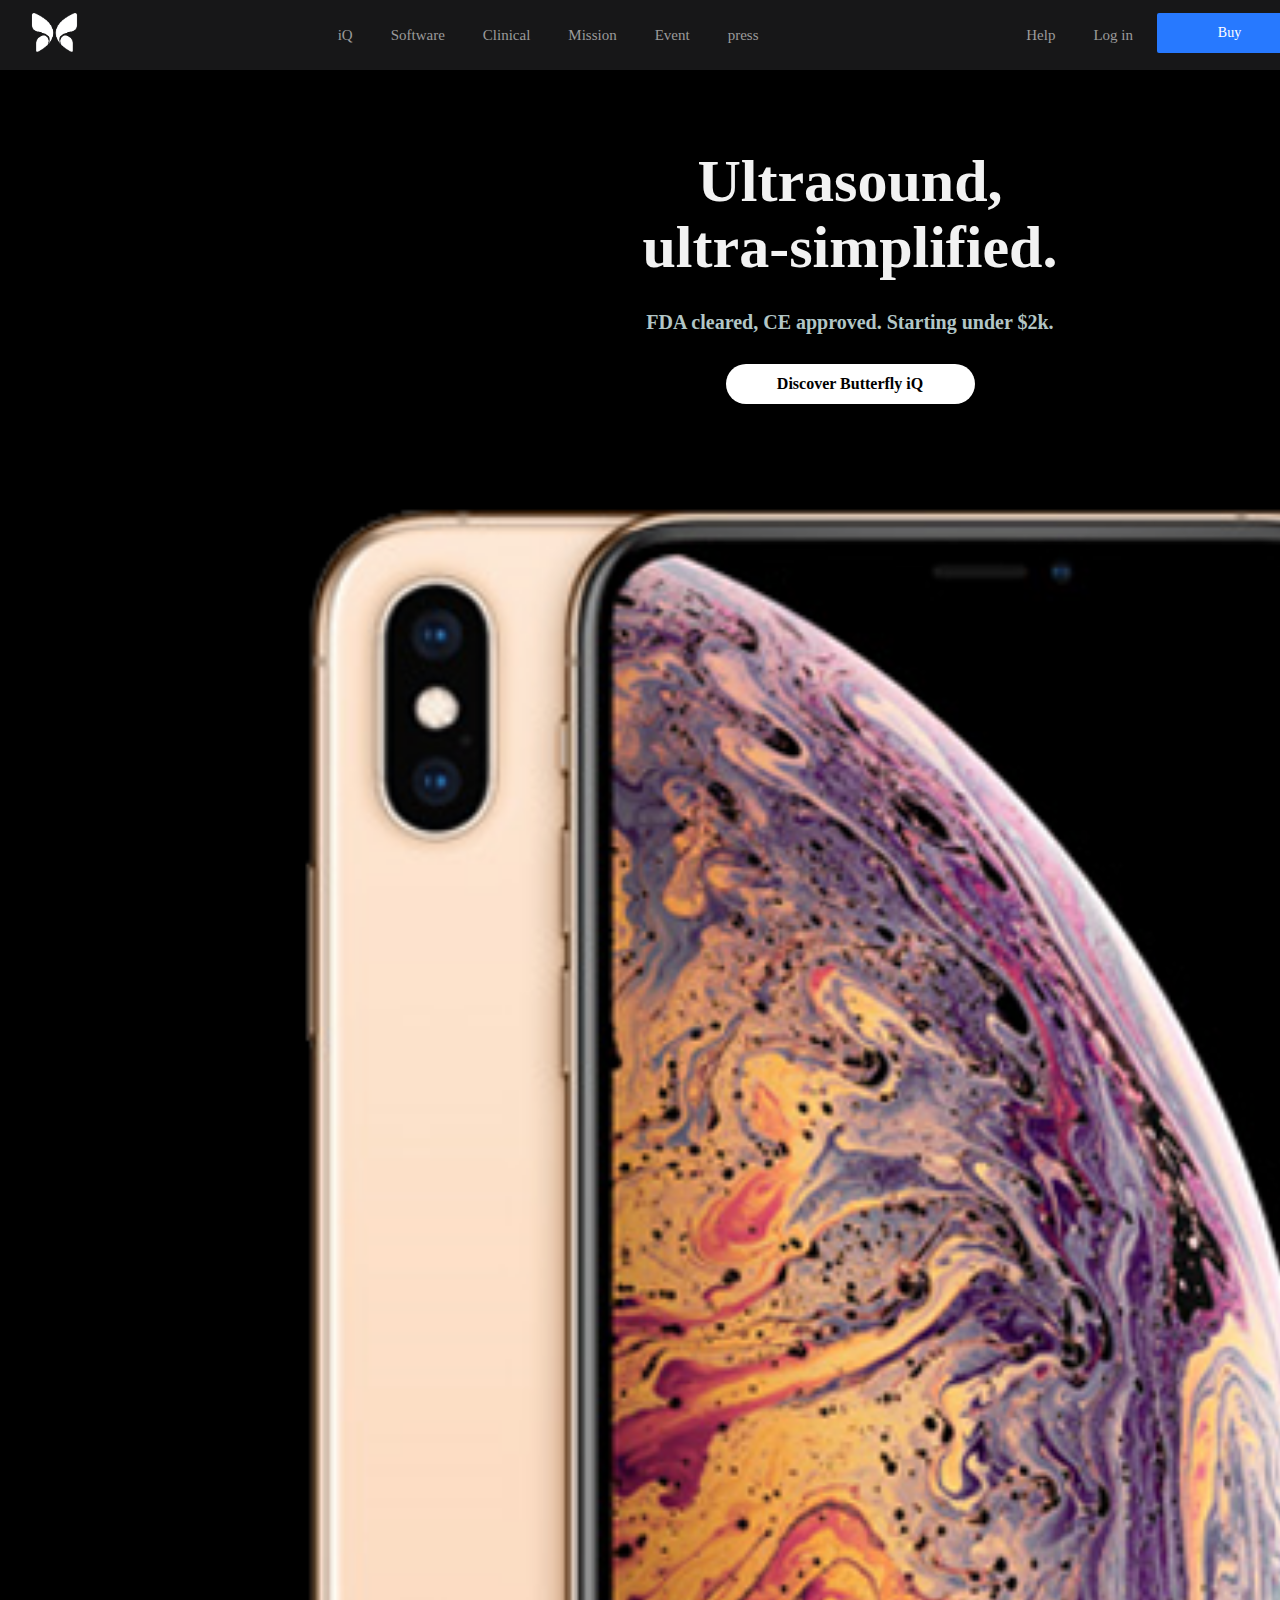
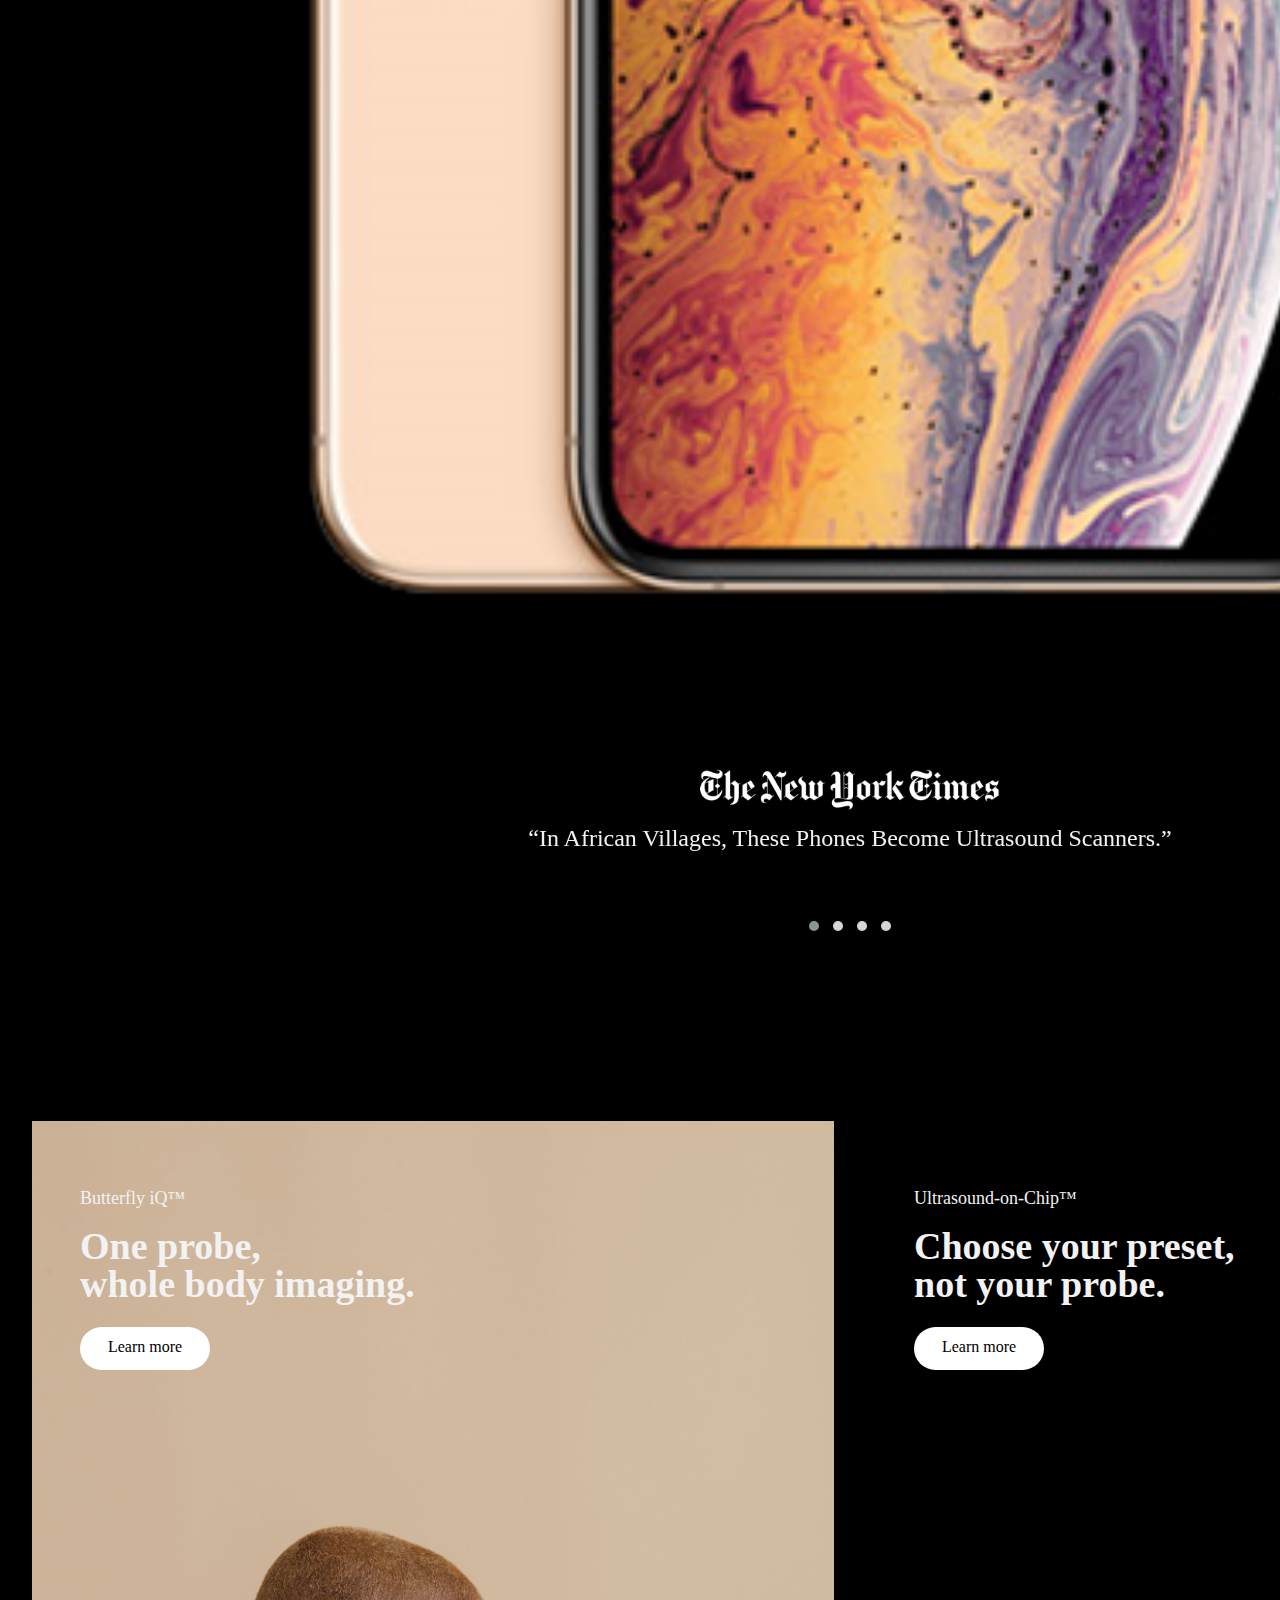
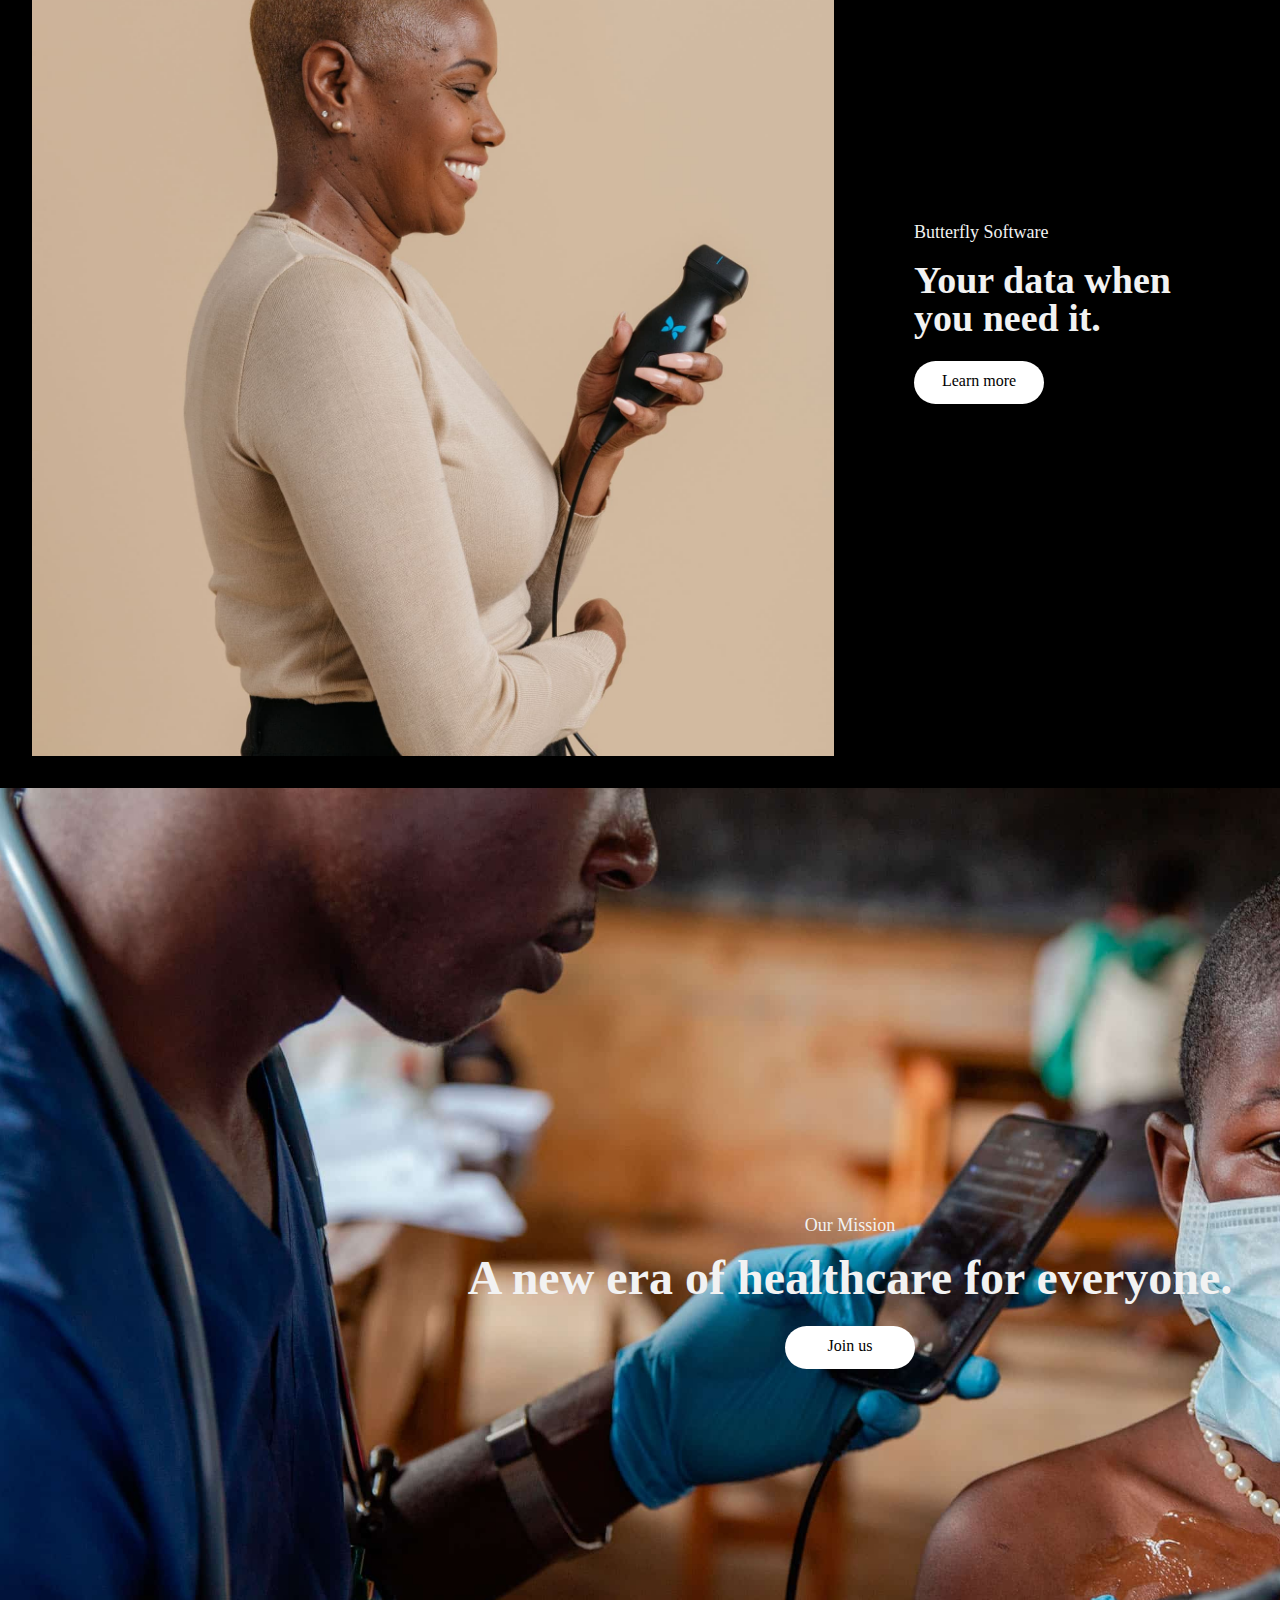
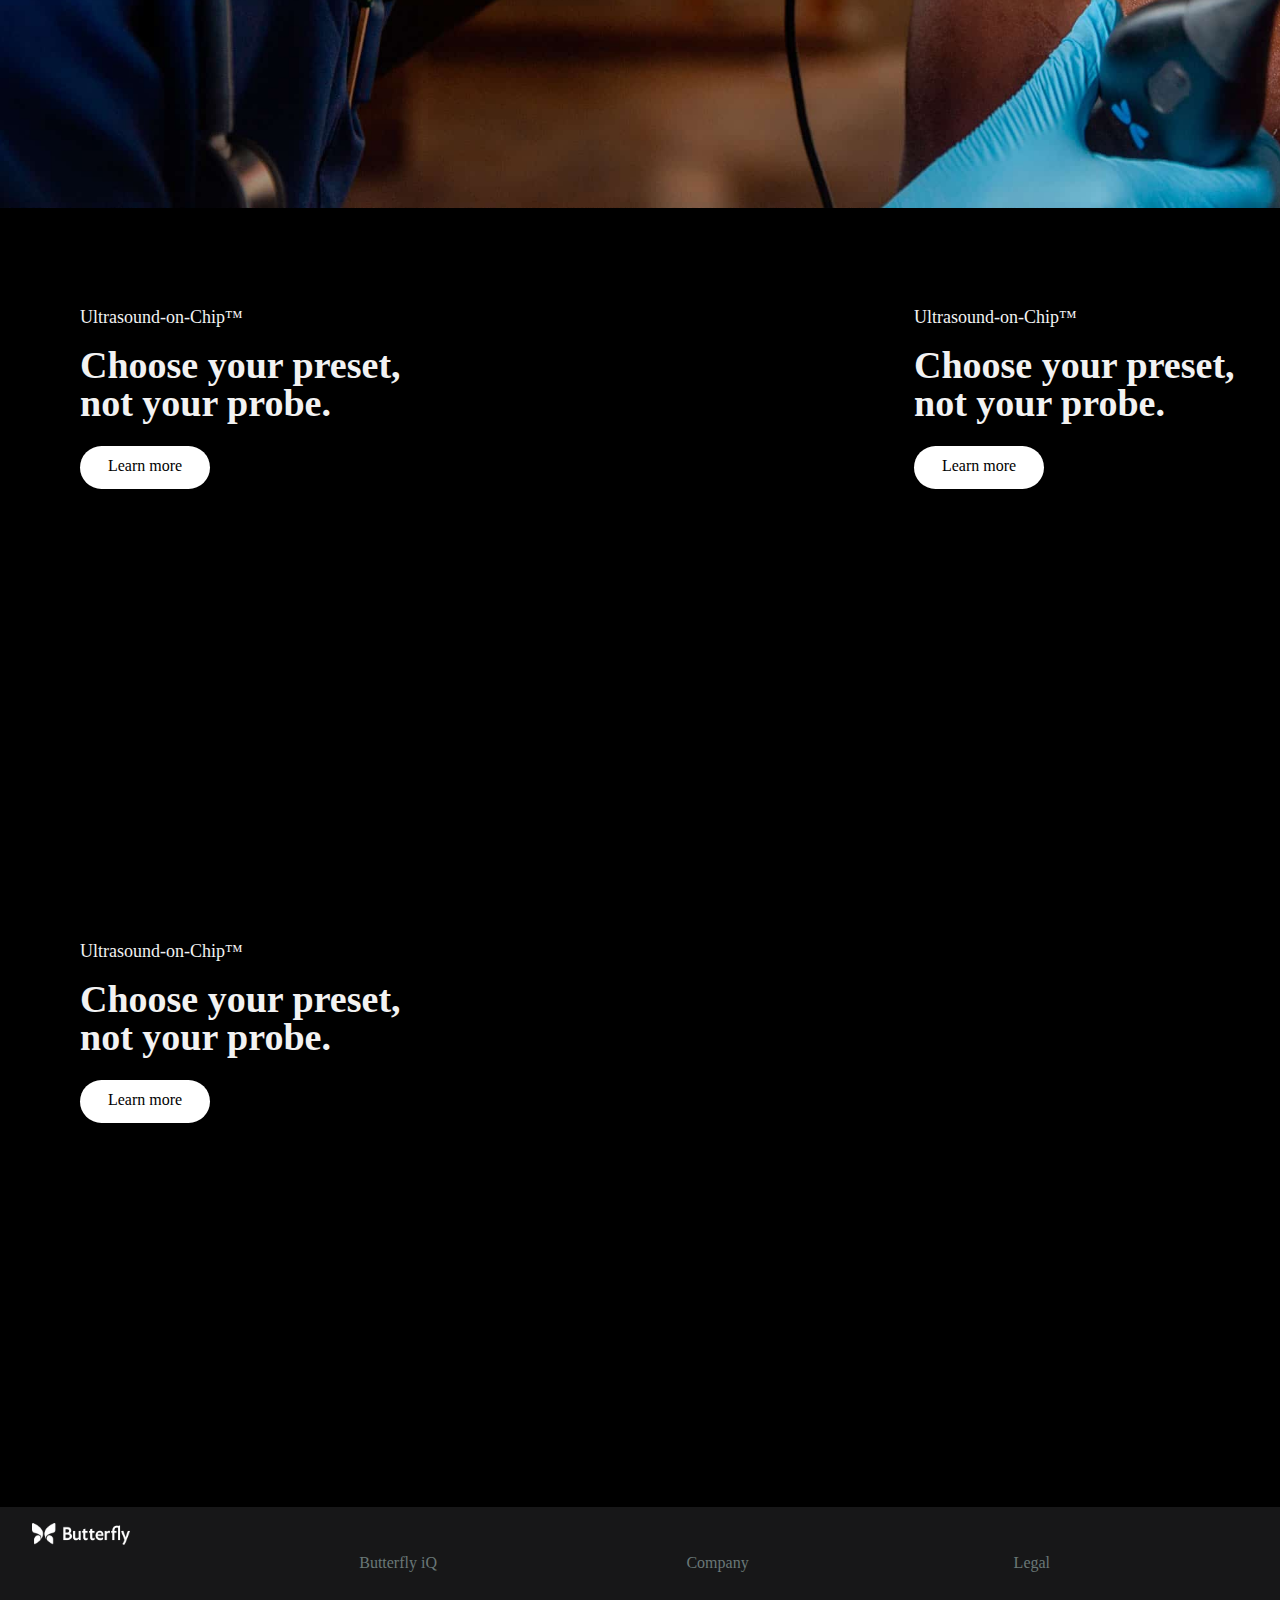
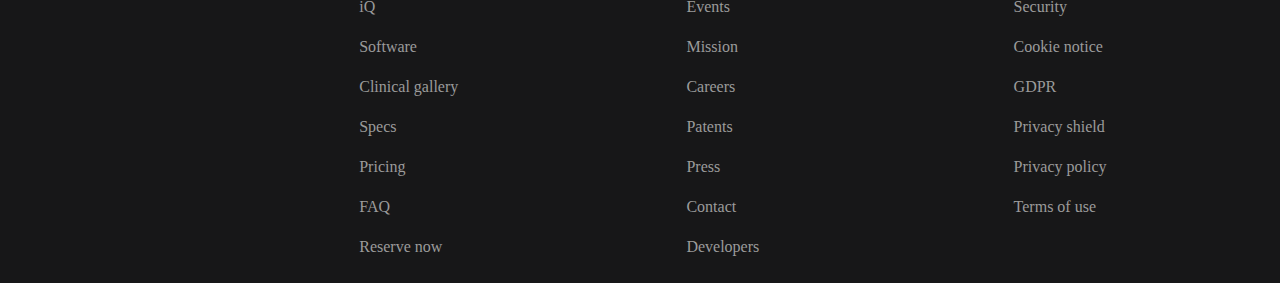
<file: ex.html>
<!DOCTYPE html>
<html lang="en">

<head>
    <meta charset="UTF-8">
    <title>Butterfly iQ - Personal ultrasound - Butterfly Network</title>
    <meta content="width=device-width, initial-scale=1" name="viewport">
    <link rel="stylesheet" href="css/style2.css">
    <link rel="stylesheet" href="css/owl.carousel.min.css">
    <link rel="stylesheet" href="css/owl.theme.default.min.css">
</head>

<body>
    <div class="wrapper">
        <header>
            <nav class="navbar">
                <div class="logo"><a href="#"><img src="img/5cbf3549d41e94804408b5c5_brandmark-wht-large.png"></a></div>
                <ul>
                    <li><a href="#">iQ</a></li>
                    <li><a href="#">Software</a></li>
                    <li><a href="#">Clinical</a></li>
                    <li><a href="#">Mission</a></li>
                    <li><a href="#">Event</a></li>
                    <li><a href="#">press</a></li>
                </ul>
                <div class="login-box">
                    <ul>
                        <li><a href="#">Help</a></li>
                        <li><a href="#">Log in</a></li>
                    </ul>
                </div>
                <a href="#" class="nav-cta">Buy</a>
            </nav>
            <nav class="mobile-main-nav">
                <div class="mobile-nav-elements">
                    <a href="#" class="mobilenav-hamburger-btn">
                        <div class="hamburger-line"></div>
                        <div class="hamburger-line"></div>
                        <div class="hamburger-line"></div>
                    </a>
                    <a href="index.html" class="logo"></a>
                    <a href="#" class="mobilenav-buy-cta">Buy</a>
                </div>
                <div class="mobilenav-link-wrapper" style="display: none;">
                    <ul>
                        <li><a href="#">iQ</a></li>
                        <li><a href="#">Software</a></li>
                        <li><a href="#">Clinical</a></li>
                        <li><a href="#">Mission</a></li>
                        <li><a href="#">Events</a></li>
                        <li><a href="#">Press</a></li>
                        <li><a href="#">Help</a></li>
                        <li><a href="#">Log in</a></li>
                    </ul>
           </div>
                
            </nav>
            

        </header>
        <section>
            <div class="index-hero">
                <div class="index-hero-text-block">
                    <h1 class="index-hero-iq-header">iQ</h1>
                    <div class="index-hero-subtext">Whole body ultrasound.</div>
                    <div class="index-hero-small-text">Shipping now. Starting under $2k.</div>
                </div>
            </div>
            <div class="index-hero-section">
                <div class="index-hero-copy-wrap">
                    <div class="hero-eyebrow">One probe</div>
                    <h1 class="index-hero-header">Ultrasound,<br>ultra-simplified.</h1>
                    <p class="starting-under-hero-text"><a href="#">FDA cleared, CE approved. Starting under $2k.</a></p>
                    <p class="btn-rounded-white"><a href="#">Discover Butterfly iQ</a></p>
                </div>
                <div class="index-hero-img-wrap">
                    <div class="phone-animation-screen">
                        <img src="img/1540861391_39fa39e5bcc8f33d185d340597b88234.png" max-width="650" width="100%">
                    </div>
                </div>
            </div>
            <div class="owl-carousel owl-theme carousel">
                <div class="item"><a href="#">
                        <img src="img/5cb582634ca2fd921f521c29_NYT_white.png">
                        <div class="testimonial-quote">“In African Villages, These Phones Become Ultrasound Scanners.”</div>
                    </a></div>
                <div class="item"><a href="#">
                        <img src="img/5cb582634ca2fd921f521c29_NYT_white.png">
                        <div class="testimonial-quote">“2019 Apple Design Awards Winner.”</div>
                    </a></div>
                <div class="item"><a href="#">
                        <img src="img/5a0cbe08f1138d000147a9f1_primary-logo-wht.png">
                        <div class="testimonial-quote">“2019 Healthcare Breakthrough Award.”</div>
                    </a></div>
                <div class="item"><a href="#">
                        <img src="img/5a0cbe08f1138d000147a9f1_primary-logo-wht.png">
                        <div class="testimonial-quote">“2019 World Changing Ideas winner for Health and Wellness.”</div>
                    </a></div>
            </div>
            <div class="index-grid-section">
                <div class="index-grid-content-wrap section1"><a href="#">
                        <div class="index-text-block">
                            <h2 class="section-eyebrow">Butterfly iQ™</h2>
                            <h2 class="section-header">
                                One probe,
                                <br>
                                whole body imaging.
                            </h2>
                            <p class="btn-rounded-white">Learn more</p>
                        </div>
                    </a></div>
                <div class="index-grid-content-wrap section2"><a href="#">
                        <div class="index-text-block">
                            <h2 class="section-eyebrow">Ultrasound-on-Chip™</h2>
                            <h2 class="section-header">
                                Choose your preset,
                                <br>
                                not your probe.
                            </h2>
                            <p class="btn-rounded-white">Learn more</p>
                        </div>
                    </a></div>
                <div class="index-grid-content-wrap section3"><a href="#">
                        <div class="index-text-block">
                            <h2 class="section-eyebrow">Butterfly Software</h2>
                            <h2 class="section-header">
                                Your data when
                                <br>
                                you need it.
                            </h2>
                            <p class="btn-rounded-white">Learn more</p>
                        </div>
                    </a></div>
            </div>
            <div class="index-mission-section"><a href="#">
                    <div class="index-text-block">
                        <h2 class="section-eyebrow">Our Mission</h2>
                        <h2 class="section-header">
                            A new era of healthcare for everyone.
                        </h2>
                        <p class="btn-rounded-white">Join us</p>
                    </div>
                </a></div>
            <div class="index-grid-section">
                <div class="index-grid-content-wrap section4"><a href="#">
                        <div class="index-text-block">
                            <h2 class="section-eyebrow">Ultrasound-on-Chip™</h2>
                            <h2 class="section-header">
                                Choose your preset,
                                <br>
                                not your probe.
                            </h2>
                            <p class="btn-rounded-white">Learn more</p>
                        </div>
                    </a></div>
                <div class="index-grid-content-wrap section5"><a href="#">
                        <div class="index-text-block">
                            <h2 class="section-eyebrow">Ultrasound-on-Chip™</h2>
                            <h2 class="section-header">
                                Choose your preset,
                                <br>
                                not your probe.
                            </h2>
                            <p class="btn-rounded-white">Learn more</p>
                        </div>
                    </a></div>
                <div class="index-grid-content-wrap section6"><a href="#">
                        <div class="index-text-block">
                            <h2 class="section-eyebrow">Ultrasound-on-Chip™</h2>
                            <h2 class="section-header">
                                Choose your preset,
                                <br>
                                not your probe.
                            </h2>
                            <p class="btn-rounded-white">Learn more</p>
                        </div>
                    </a></div>
            </div>
        </section>
        <footer>
            <div class="ft_logo"><img src="img/5a0cbe08f1138d000147a9f1_primary-logo-wht.png"></div>
            <div class="footer-link-block">
                <div class="footer-title">Butterfly iQ</div>
                <ul>
                    <li><a href="#">iQ</a></li>
                    <li><a href="#">Software</a></li>
                    <li><a href="#">Clinical gallery</a></li>
                    <li><a href="#">Specs</a></li>
                    <li><a href="#">Pricing</a></li>
                    <li><a href="#">FAQ</a></li>
                    <li><a href="#">Reserve now</a></li>
                </ul>
            </div>
            <div class="footer-link-block">
                <div class="footer-title">Company</div>
                <ul>
                    <li><a href="#">Events</a></li>
                    <li><a href="#">Mission</a></li>
                    <li><a href="#">Careers</a></li>
                    <li><a href="#">Patents</a></li>
                    <li><a href="#">Press</a></li>
                    <li><a href="#">Contact</a></li>
                    <li><a href="#">Developers</a></li>
                </ul>
            </div>
            <div class="footer-link-block">
                <div class="footer-title">Legal</div>
                <ul>
                    <li><a href="#">Security</a></li>
                    <li><a href="#">Cookie notice</a></li>
                    <li><a href="#">GDPR</a></li>
                    <li><a href="#">Privacy shield</a></li>
                    <li><a href="#">Privacy policy</a></li>
                    <li><a href="#">Terms of use</a></li>
                </ul>
            </div>
            <div class="footer-link-block">
                <div class="footer-title">Follow us</div>
                <ul>
                    <li><a href="#">Twitter</a></li>
                    <li><a href="#">Instagram</a></li>
                    <li><a href="#">YouTube</a></li>
                    <li><a href="#">Facebook</a></li>
                    <li><a href="#">Linkedin</a></li>
                </ul>
            </div>
        </footer>
    </div>

    <script type="text/javascript" src="https://code.jquery.com/jquery-3.3.1.min.js" integrity="sha256-FgpCb/KJQlLNfOu91ta32o/NMZxltwRo8QtmkMRdAu8=" crossorigin="anonymous"></script>
    <script type="text/javascript" src="js/owl.carousel.min.js"></script>

    <!--캐러설 커스텀-->
    <script>
        $(document).ready(function() {
            $('.carousel').owlCarousel({
                animateOut: 'fadeOut',
                animateIn: 'fadeIn',
                items: 1,
                margin: 30,
                stagePadding: 30,
                smartSpeed: 30,
                auto: true
            });
        });
    </script>

    <!--모바일 네비게이션 스크롤-->
    <script>
        $(document).ready(function() {
            $(".mobilenav-hamburger-btn").click(function() {
                $(".mobilenav-link-wrapper").slideToggle();
            });
        });
    </script>
</body>

</html>
</file>
<file: css/style2.css>
@charset "utf-8";


/*리셋 css*/
html,
body,
div,
span,
applet,
object,
iframe,
h1,
h2,
h3,
h4,
h5,
h6,
p,
blockquote,
pre,
a,
abbr,
acronym,
address,
big,
cite,
code,
del,
dfn,
em,
img,
ins,
kbd,
q,
s,
samp,
small,
strike,
strong,
sub,
sup,
tt,
var,
b,
u,
i,
center,
dl,
dt,
dd,
ol,
ul,
li,
fieldset,
form,
label,
legend,
table,
caption,
tbody,
tfoot,
thead,
tr,
th,
td,
article,
aside,
canvas,
details,
embed,
figure,
figcaption,
footer,
header,
hgroup,
menu,
nav,
output,
ruby,
section,
summary,
time,
mark,
audio,
video {
    margin: 0;
    padding: 0;
    border: 0;
    font-size: 100%;
    font: inherit;
    vertical-align: baseline;
}

/* HTML5 display-role reset for older browsers */
article,
aside,
details,
figcaption,
figure,
footer,
header,
hgroup,
menu,
nav,
section {
    display: block;
}

body {
    line-height: 1;
}

ol,
ul {
    list-style: none;
}

blockquote,
q {
    quotes: none;
}

blockquote:before,
blockquote:after,
q:before,
q:after {
    content: '';
    content: none;
}

table {
    border-collapse: collapse;
    border-spacing: 0;
}

/*custom*/
body {
    background-color: #000;
}

.wrapper {
    width: 1700px;
    margin: 0 auto;
}


/*모바일 네비게이션바*/
header .mobile-main-nav {
    display: none;
}

/*웹 네비게이션바*/
header .navbar {
    position: fixed;
    top: 0;
    z-index: 99999;
    max-width: 1700px;
    background-color: #171718;
    width: 100%;
    max-width: 1700px;
    height: 70px;
    margin: 0 auto;
    padding-left: 22px;
    padding-right: 22px;
    box-sizing: content-box;
    display: -webkit-box;
    display: -ms-flexbox;
    display: flex;
    justify-content: space-between;
}

header .navbar .logo {
    width: 65px;
    height: 70px;
    margin-top: 2.5px;
}

header .navbar .logo a > img {
    width: 100%;
    line-height: 70px;
}

header .navbar ul {
    width: auto;
    margin: 0 auto;
}

header .navbar ul li {
    display: inline-block;
    margin: 0 10px;
    padding: 0 7px;
}

header .navbar ul li a {
    color: #9b9b9b;
    text-decoration: none;
    line-height: 70px;
    font-size: 15px;
    font-weight: 500;
    -webkit-transition: all 0.4s ease-in;
    -o-transition: all 0.4s ease-in;
    transition: all 0.4s ease-in;
}

header .navbar ul li:hover a {
    color: #fff;
}

header .navbar .nav-cta {
    width: 145px;
    height: 40px;
    margin-left: 7px;
    margin-top: 13px;
    border-radius: 2px;
    background-color: #2779ff;
    color: #fff;
    text-align: center;
    text-decoration: none;
    line-height: 40px;
    font-size: 14px;
}

section {
    width: 100%;
}

section .index-hero-section {
    padding-top: 64px;
}

section .index-hero-section .index-hero-copy-wrap {
    padding-bottom: 64px;
    width: 100%;
}

section .index-hero-section .index-hero-copy-wrap .index-hero-header {
    color: #f2f2f2;
    margin-top: 20px;
    margin-bottom: 32px;
    font-size: 3.75em;
    line-height: 1.1em;
    text-align: center;
    font-weight: 700;
}


section .index-hero-section .index-hero-copy-wrap .starting-under-hero-text {
    margin-bottom: 32px;
    text-align: center;
}

section .index-hero-section .index-hero-copy-wrap .starting-under-hero-text a {
    font-weight: 600;
    color: #b2c6c6;
    font-size: 1.25rem;
    text-decoration: none;
}

section .index-hero-section .index-hero-copy-wrap .btn-rounded-white {
    width: 201px;
    height: 40px;
    line-height: 40px;
    margin: 24px auto 32px auto;
    padding-right: 24px;
    padding-left: 24px;
    display: flex;
    justify-content: center;
    border-radius: 90px;
    background-color: #fff;
    transition: background-color 0.25 ease-out;
    -webkit-transition: background-color 0.25 ease-out;
}

section .index-hero-section .index-hero-copy-wrap .btn-rounded-white a {
    color: #000;
    font-weight: 600;
    text-decoration: none;
}

section .index-hero-section .index-hero-copy-wrap .btn-rounded-white:hover {
    background-color: #ddd;
}

section .index-hero-section .index-hero-img-wrap .phone-animation-screen {
    text-align: center;
    transition: all 0.25 ease-out;
    -webkit-transition: all 0.25 ease-out;
}

section .carousel {
    margin: 150px auto;
}

section .carousel .item {
    margin-bottom: 32px;
}

section .carousel .item a {
    text-decoration: none;
}

section .carousel .item a img {
    width: 300px;
    text-align: center;
    margin: 16px auto;
}


section .carousel .item a .testimonial-quote {
    color: #f2f2f2;
    font-size: 1.5em;
    width: 100%;
    text-align: center;
    font-weight: 400;
}

section .index-grid-section {
    display: grid;
    grid-template-columns: 1fr 1fr;
    grid-template-rows: 50% 50%;
    grid-column-gap: 32px;
    grid-row-gap: 32px;
    grid-template-rows: auto auto;
    padding: 32px;
    height: 1235px;
}

section .index-grid-section .section1 {
    grid-row-start: 1;
    grid-row-end: 3;
    background-image: url(../img/5cf7dc3739f74b13a9e8ea77_Butterfly-iQ-Product-index.jpg);
    background-size: cover;
}

section .index-grid-section .section2 {
    grid-row-start: 1;
    grid-row-end: 2;
    background-image: url("https://assets-global.website-files.com/5a0cbe08f1138d000147a9d4/5b4df674cde7f811c0016526_Butterfly_iQ_Drum_Close.gif");
    background-size: cover;
}

section .index-grid-section .section3 {
    grid-row-start: 2;
    grid-row-end: 3;
    background-image: url("https://assets-global.website-files.com/5a0cbe08f1138d000147a9d4/5cf8b25999b2c4d5ceaf169b__Butterfly_iQ_iPad_Index.jpg");
    background-size: cover;
}

section .index-grid-section .section4 {
    grid-row-start: 1;
    grid-row-end: 2;
    background-image: url("https://assets-global.website-files.com/5a0cbe08f1138d000147a9d4/5cfe509fba6e26c576ec3ab5_NYT_index.jpg");
    background-size: cover;
}

section .index-grid-section .section5 {
    grid-row-start: 2;
    grid-row-end: 3;
    background-image: url("https://assets-global.website-files.com/5a0cbe08f1138d000147a9d4/5cfa46db809181611d60d614_Butterfly-Network-Events.jpg");
    background-size: cover;
}

section .index-grid-section .section6 {
    grid-row-start: 1;
    grid-row-end: 3;
    background-image: url("https://assets-global.website-files.com/5a0cbe08f1138d000147a9d4/5ce5a001c9a8b06b9bd4ec10_OurMission-Impact-03.jpg");
    background-size: cover;
    background-repeat: no-repeat;
    background-position: 25%;
}

section .index-grid-section a,
section .index-mission-section a {
    text-decoration: none;
}

section .index-grid-section a .index-text-block {}

section .index-mission-section {
    width: 100%;
    height: 1020px;
    position: relative;
    background-image: url(../img/5cf825a7c316940b9ea704de_Index_Mission.jpg);
    background-position: center center;
    background-size: cover;
    /*padding: 0 32px;*/
    box-sizing: border-box;
    box-sizing: content-box;
}

section .index-grid-section .index-grid-content-wrap {
    padding: 48px;
}

section .index-grid-section .index-grid-content-wrap .index-text-block .section-eyebrow,
section .index-mission-section .index-text-block .section-eyebrow {
    color: #f2f2f2;
    margin: 20px 0 10px;
    font-size: 1.125em;
    font-weight: 500;
}

section .index-mission-section .index-text-block {
    width: 100%;
    height: auto;
    text-align: center;
    align-items: center;
    position: absolute;
    top: 40%;
}

section .index-mission-section .index-text-block .btn-rounded-white {
    margin-left: auto;
    margin-right: auto;
}

section .index-grid-section .index-grid-content-wrap .index-text-block .section-header,
section .index-mission-section .index-text-block .section-header {
    color: #f2f2f2;
    margin: 20px 0 16px;
    font-size: 2.375em;
    font-weight: 700;
}

section .index-mission-section .index-text-block .section-header {
    font-size: 3rem;
}

section .index-grid-section .index-grid-content-wrap .index-text-block .btn-rounded-white,
section .index-mission-section .index-text-block .btn-rounded-white {
    width: 130px;
    height: 40px;
    line-height: 40px;
    margin-top: 24px;
    padding-bottom: 3px;
    align-items: center;
    border-radius: 90px;
    background-color: #fff;
    -webkit-transition: background-color 0.25s ease-out;
    transition: background-color 0.25s ease-out;
    color: #000;
    text-align: center;
    font-weight: 500;
}

section .index-grid-section .index-grid-content-wrap .index-text-block .btn-rounded-white:hover,
section .index-mission-section .index-text-block .btn-rounded-white:hover {
    background-color: #ddd;
}

footer {
    display: -webkit-flex;
    display: flex;
    justify-content: space-between;
    background-color: #171718;
    padding: 16px 32px;
}

footer .ft_logo {
    width: 25%;
}

footer .ft_logo img {
    width: 30%;
}

footer .footer-link-block {
    width: 25%;
}

footer .footer-link-block .footer-title {
    margin-top: 32px;
    margin-bottom: 16px;
    color: #6a7777;
    font-weight: 400;
}

footer .footer-link-block ul li {
    padding: 12px 0;
}

footer .footer-link-block ul li a {
    font-size: 16px;
    text-decoration: none;
    color: #9b9b9b;
    -webkit-transition: color 0.25s ease-out;
    transition: color 0.25s ease-out;
}

footer .footer-link-block ul li:hover a {
    color: #fff;
}

/*태블릿 사이즈 미디어 쿼리*/
@media all and (max-width:1024px) {
    .wrapper {
        width: 100%;
    }

    header .navbar {
        display: none;
    }

    header .mobile-main-nav {
        width: 100%;
        height: 50px;
        position: fixed;
        display: flex;
        justify-content: center;
        background-color: #000;
        z-index: 99999;
        margin: 0;
        padding: 0;
    }

    header .mobile-main-nav .mobile-nav-elements {
        display: flex;
        width: 95%;
        justify-content: space-between;
    }

    header .mobile-main-nav .mobile-nav-elements .mobilenav-hamburger-btn {
        width: 20%;
        height: 100%;
        margin-top: 13px;
    }

    header .mobile-main-nav .mobile-nav-elements .mobilenav-hamburger-btn .hamburger-line {
        width: 20px;
        height: 2px;
        margin-top: 2%;
        margin-bottom: 2%;
        background-color: #f2f2f2;
    }

    header .mobile-main-nav .mobile-nav-elements .logo {
        display: -webkit-flex;
        display: flex;
        width: 20%;
        height: 100%;
        background-image: url("../img/5cbf3549d41e94804408b5c5_brandmark-wht-large.png");
        background-size: contain;
        background-repeat: no-repeat;
        background-position: 0 -5px;
        margin-top: 5px;
    }

    .mobile-main-nav .mobile-nav-elements .mobilenav-buy-cta {
        display: -webkit-flex;
        display: flex;
        width: 20%;
        height: 25px;
        -webkit-box-pack: center;
        -webkit-justify-content: center;
        justify-content: center;
        -webkit-align-items: center;
        align-items: center;
        border-radius: 2px;
        background-color: #2779ff;
        font-size: 0.75rem;
        color: #fff;
        cursor: pointer;
        text-decoration: none;
        font-weight: 700;
        text-align: center;
        margin-top: 12.5px;
    }

    header .mobilenav-link-wrapper {
        width: 100%;
        position: absolute;
        top: 50px;
        left: 0;
        background-color: #000;
    }

    header .mobilenav-link-wrapper ul li {
        width: 100%;
        text-align: center;
        height: 50px;
        line-height: 50px;
    }

    header .mobilenav-link-wrapper ul li a {
        padding-top: 30px;
        padding-bottom: 30px;
        color: #fff;
        font-size: 1em;
        text-decoration: none;
    }

}

@media all and (max-width:768px) {

    section .index-grid-section {
        display: block;
        padding: 0%;
        height: auto;
    }

    section .index-mission-section {
        width: 100%;
        height: 500px;
        position: relative;
        background-position: center center;
        background-size: cover;
        /*padding: 0 32px;*/
        box-sizing: border-box;
        box-sizing: content-box;
    }

    section .index-mission-section .index-text-block {
        width: 100%;
        height: auto;
        text-align: center;
        align-items: center;
        position: absolute;
        top: 20%;
    }

    section .index-hero-section .index-hero-copy-wrap .index-hero-header {
        width: 100%;
    }

    footer {
        display: -webkit-flex;
        display: flex;
        width: 90%;
        flex-direction: column;
        justify-content: space-between;
        background-color: #171718;
        padding: 5%;
        box-sizing: content-box;
        background: #000;
    }

    footer .ft_logo {
        display: none;
    }

    footer .footer-link-block {
        width: 100%;
        display: block;
    }
}
</file>
